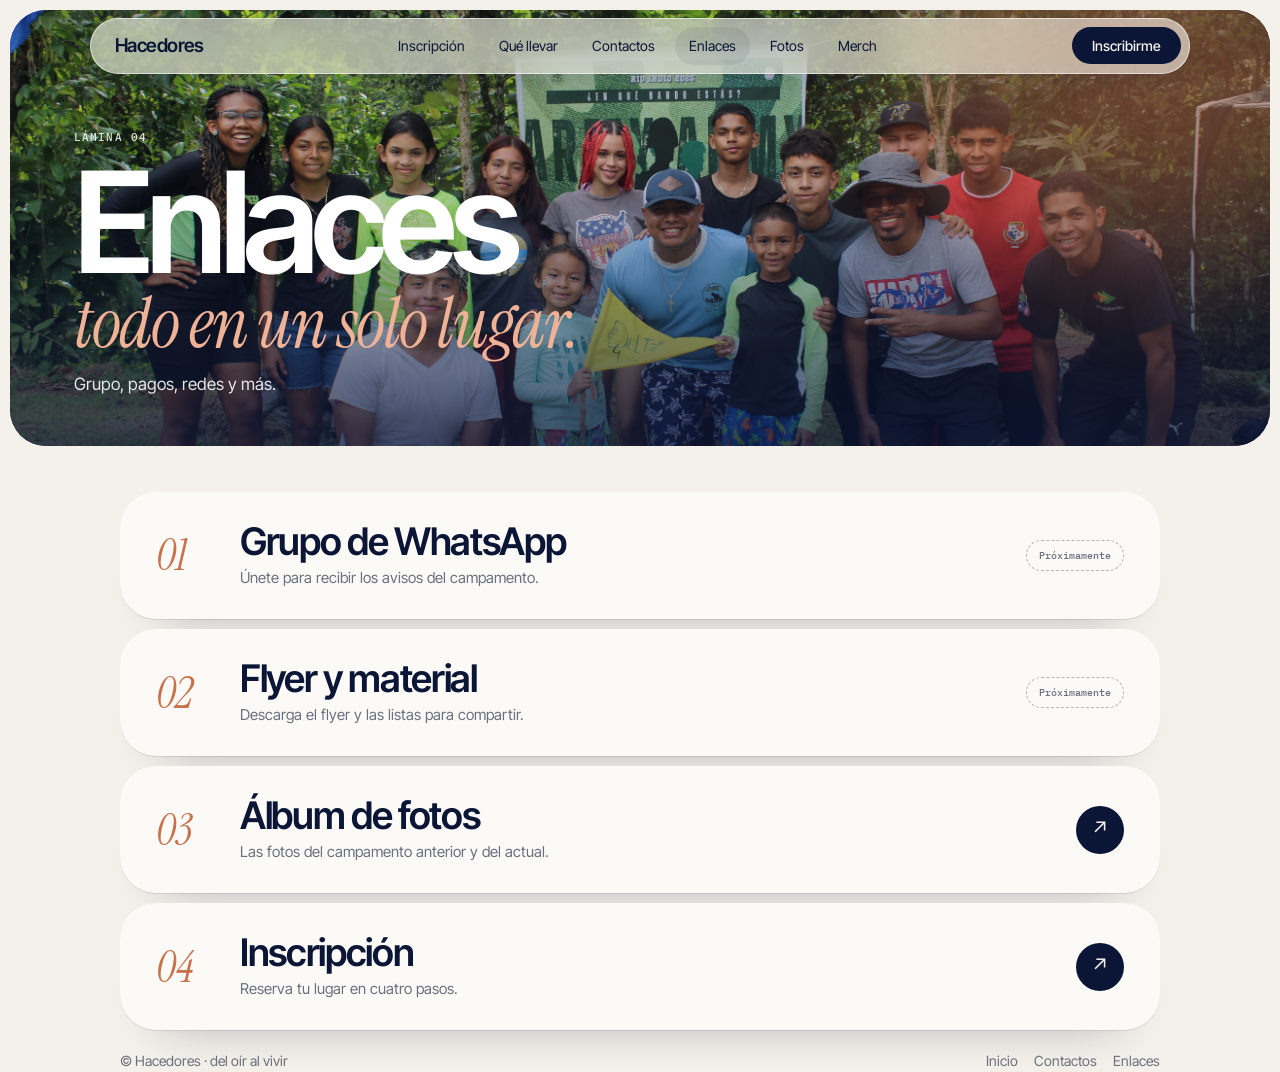
<file: public/enlaces.html>
<!DOCTYPE html>
<html lang="es">
<head>
<meta charset="utf-8">
<meta name="viewport" content="width=device-width, initial-scale=1, viewport-fit=cover">
<title>Enlaces · Hacedores</title>
<link rel="stylesheet" href="https://fonts.googleapis.com/css2?family=Inter+Tight:wght@400;500;600&family=Instrument+Serif:ital@0;1&family=IBM+Plex+Mono:wght@400;500&display=swap">
<style>
/* IMAGEN DEL BANNER (opcional): img/banner-enlaces.jpg */
:root { --banner-img: url("img/banner-enlaces.JPG"); }

/* ==========================================================
   1. BASE
   ========================================================== */
:root {
  --bone: #F4F1EA; --paper: #FBFAF7; --navy: #0B1535; --blue: #2347D6;
  --sand: #C8714A; --mut: #6b6f7e; --hair: rgba(11, 21, 53, .1);
  padding-top: env(safe-area-inset-top, 0px);
  padding-bottom: env(safe-area-inset-bottom, 0px);
}
* { box-sizing: border-box; }
[hidden] { display: none !important; }
html { scroll-behavior: smooth; }
body {
  margin: 0; background: var(--bone); color: var(--navy);
  font: 400 17px/1.55 "Inter Tight", system-ui, sans-serif; -webkit-font-smoothing: antialiased;
}
a { color: inherit; }
h1, h2, h3, p { margin: 0; }
em, .serif { font-family: "Instrument Serif", Georgia, serif; font-style: italic; font-weight: 400; letter-spacing: -.01em; }
.mono { font: 500 11px/1.4 "IBM Plex Mono", monospace; letter-spacing: .1em; text-transform: uppercase; }
.wrap { max-width: 1080px; margin: 0 auto; padding: 0 20px; }

/* ==========================================================
   2. BARRA (glass) Y BOTONES
   ========================================================== */
header {
  position: fixed; z-index: 30; top: calc(env(safe-area-inset-top, 0px) + 18px);
  left: 16px; right: 16px; max-width: 1100px; margin: 0 auto;
  display: flex; align-items: center; justify-content: space-between; gap: 12px;
  padding: 8px 8px 8px 24px; border-radius: 999px; background: rgba(244, 241, 234, .62);
  -webkit-backdrop-filter: blur(22px) saturate(1.6); backdrop-filter: blur(22px) saturate(1.6);
  border: 1px solid rgba(255, 255, 255, .6); box-shadow: 0 8px 30px -12px rgba(11, 21, 53, .25);
  transition: transform .5s cubic-bezier(.2, .7, .2, 1), opacity .3s;
}
header.hide { transform: translateY(calc(-100% - 40px)); opacity: 0; }
.brand { font-weight: 600; font-size: 19px; letter-spacing: -.03em; text-decoration: none; }
nav { display: flex; gap: 6px; }
nav a { font-size: 14px; text-decoration: none; padding: 8px 14px; border-radius: 999px; transition: background .25s; }
nav a:hover, nav a.on { background: rgba(11, 21, 53, .07); }
.burger { display: none; border: 0; background: rgba(11, 21, 53, .07); color: var(--navy); padding: 10px 18px; border-radius: 999px; cursor: pointer; }
.btn {
  display: inline-flex; align-items: center; justify-content: center; gap: 8px; padding: 12px 22px;
  border: 0; border-radius: 999px; background: var(--navy); color: var(--bone);
  font: 500 15px "Inter Tight", sans-serif; text-decoration: none; cursor: pointer; transition: transform .3s, box-shadow .3s;
}
.btn:hover { transform: translateY(-2px); box-shadow: 0 14px 28px -12px rgba(11, 21, 53, .5); }
.btn.ghost { background: rgba(11, 21, 53, .06); color: var(--navy); }
.btn.ghost:hover { box-shadow: none; background: rgba(11, 21, 53, .1); }
.btn.sm { padding: 10px 20px; font-size: 14px; }
.btn.light { background: var(--bone); color: var(--navy); }
@media (max-width: 860px) {
  .burger { display: block; } nav { display: none; } header > .btn { display: none; }
  .open nav { display: flex; flex-direction: column; position: absolute; top: calc(100% + 8px); left: 0; right: 0; padding: 14px; border-radius: 28px; background: rgba(251, 250, 247, .96); box-shadow: 0 20px 50px -20px rgba(11, 21, 53, .4); }
  .open nav a { font-size: 22px; padding: 12px 16px; }
}

/* ==========================================================
   3. BANNER
   ========================================================== */
.banner {
  position: relative; margin: 10px; min-height: clamp(300px, 44svh, 440px); border-radius: 36px; overflow: hidden; isolation: isolate; color: #fff;
  display: flex; flex-direction: column; justify-content: flex-end; padding: 120px clamp(24px, 5vw, 64px) clamp(28px, 4vw, 48px);
  background: linear-gradient(140deg, #2347D6, #0B1535);
}
.banner::before { content: ""; position: absolute; inset: 0; z-index: -3; background: var(--banner-img) center / cover; }
.banner::after { content: ""; position: absolute; inset: 0; z-index: -1; background: linear-gradient(to top, rgba(11, 21, 53, .75), rgba(11, 21, 53, .1) 70%); }
.banner .orb { position: absolute; z-index: -2; width: 36vw; height: 36vw; right: -8vw; top: -12vw; border-radius: 50%; filter: blur(80px); background: rgba(200, 113, 74, .5); }
.banner h1 { font-weight: 600; font-size: clamp(52px, 11vw, 150px); line-height: .9; letter-spacing: -.055em; }
.banner h1 em { display: block; color: #f0b296; font-size: .5em; letter-spacing: -.02em; margin-top: 6px; }
.banner p { max-width: 460px; margin-top: 16px; opacity: .88; }
main > .wrap { padding-top: 36px; padding-bottom: 20px; }

/* ==========================================================
   4. ENLACES
   ========================================================== */
.links { display: grid; gap: 10px; }
.lk { display: grid; grid-template-columns: auto 1fr auto; align-items: center; gap: clamp(14px, 3vw, 28px); padding: clamp(20px, 3vw, 30px) clamp(22px, 3.5vw, 36px); border-radius: 36px; background: var(--paper); text-decoration: none; box-shadow: 0 1px 0 var(--hair), 0 30px 50px -42px rgba(11, 21, 53, .4); transition: transform .4s cubic-bezier(.2, .7, .2, 1), background .3s, color .3s; }
.lk:hover { transform: translateY(-4px); background: var(--navy); color: var(--bone); }
.lk .n { font: italic 400 44px/1 "Instrument Serif", serif; color: var(--sand); min-width: 56px; }
.lk h2 { font-weight: 600; font-size: clamp(24px, 3.4vw, 38px); letter-spacing: -.035em; line-height: 1.05; }
.lk p { color: var(--mut); font-size: 15px; margin-top: 4px; transition: color .3s; }
.lk:hover p { color: rgba(244, 241, 234, .7); }
.lk .go { width: 48px; height: 48px; border-radius: 50%; display: grid; place-items: center; background: var(--navy); color: var(--bone); font-size: 20px; transition: transform .4s, background .3s; }
.lk:hover .go { background: var(--bone); color: var(--navy); transform: rotate(-45deg); }
.lk.soon { cursor: default; opacity: .62; }
.lk.soon:hover { transform: none; background: var(--paper); color: var(--navy); }
.lk.soon:hover p { color: var(--mut); }
.lk.soon .go { background: transparent; border: 1px dashed rgba(11, 21, 53, .3); color: var(--mut); font: 500 10px "IBM Plex Mono", monospace; width: auto; height: auto; padding: 8px 12px; border-radius: 999px; }
.lk.soon:hover .go { transform: none; background: transparent; color: var(--mut); }
@media (max-width: 560px) { .lk { grid-template-columns: 1fr auto; } .lk .n { display: none; } }

/* ==========================================================
   PIE Y ANIMACIÓN
   ========================================================== */
footer { display: flex; flex-wrap: wrap; justify-content: space-between; gap: 14px; padding: 36px 20px 44px; color: var(--mut); font-size: 14px; }
footer a { text-decoration: none; margin-left: 16px; }
.js .rv { opacity: 0; transform: translateY(26px); filter: blur(8px); transition: opacity .8s, transform .8s cubic-bezier(.2, .7, .2, 1), filter .8s; }
.js .rv.in { opacity: 1; transform: none; filter: none; }
@media (prefers-reduced-motion: reduce) {
  * { animation: none !important; transition: none !important; scroll-behavior: auto !important; }
  .js .rv { opacity: 1; transform: none; filter: none; }
}
</style>
</head>
<body>

<header id="hd">
  <a class="brand" href="index.html">Hacedores</a>
  <nav><a href="inscripcion.html">Inscripción</a><a href="llevar.html">Qué llevar</a><a href="contactos.html">Contactos</a><a href="enlaces.html" class="on">Enlaces</a><a href="fotos.html">Fotos</a><a href="merch.html">Merch</a></nav>
  <a class="btn sm" href="inscripcion.html">Inscribirme</a>
  <button class="burger mono" id="bg" aria-label="Menú">Menú</button>
</header>

<main>
<div class="banner">
  <div class="orb"></div>
  <span class="mono" style="opacity:.85;margin-bottom:14px">Lámina 04</span>
  <h1>Enlaces<em>todo en un solo lugar.</em></h1>
  <p>Grupo, pagos, redes y más.</p>
</div>

<div class="wrap">
  <div class="links" id="links"></div>
</div>
</main>

<footer class="wrap">
  <span>© Hacedores · del oír al vivir</span>
  <span><a href="index.html">Inicio</a><a href="contactos.html">Contactos</a><a href="enlaces.html">Enlaces</a></span>
</footer>

<script>
document.documentElement.classList.add("js");
const $=s=>document.querySelector(s),$$=s=>[...document.querySelectorAll(s)];
const hd=$("#hd");let ly=scrollY;
$("#bg").onclick=()=>{hd.classList.toggle("open");hd.classList.remove("hide")};
addEventListener("scroll",()=>{const y=scrollY;if(hd.classList.contains("open"))return;
 if(y>ly+6&&y>80)hd.classList.add("hide");else if(y<ly-6||y<40)hd.classList.remove("hide");ly=y},{passive:true});
const reveal=()=>{const io=new IntersectionObserver(es=>es.forEach(e=>{if(e.isIntersecting){e.target.classList.add("in");io.unobserve(e.target)}}),{threshold:.1});
 $$(".rv").forEach(e=>io.observe(e))};

/* ===== Enlaces: edita aquí. url "" o "#" = se muestra como "Próximamente" ===== */
const ENL=[
 {t:"Grupo de WhatsApp",d:"Únete para recibir los avisos del campamento.",url:"#"}, 
 {t:"Flyer y material",d:"Descarga el flyer y las listas para compartir.",url:"#"},
 {t:"Álbum de fotos",d:"Las fotos del campamento anterior y del actual.",url:"fotos.html"},
 {t:"Inscripción",d:"Reserva tu lugar en cuatro pasos.",url:"inscripcion.html"}
];
$("#links").innerHTML=ENL.map((l,i)=>{
 const ok=l.url&&l.url!=="#",ext=ok&&/^https?:/.test(l.url);
 return`<${ok?"a":"div"} class="lk rv${ok?"":" soon"}"${ok?` href="${l.url}"${ext?' target="_blank" rel="noopener"':""}`:""}>
  <span class="n">0${i+1}</span><div><h2>${l.t}</h2><p>${l.d}</p></div>
  <span class="go">${ok?"↗":"Próximamente"}</span></${ok?"a":"div"}>`}).join("");
reveal();
</script>
</body>
</html>
</file>
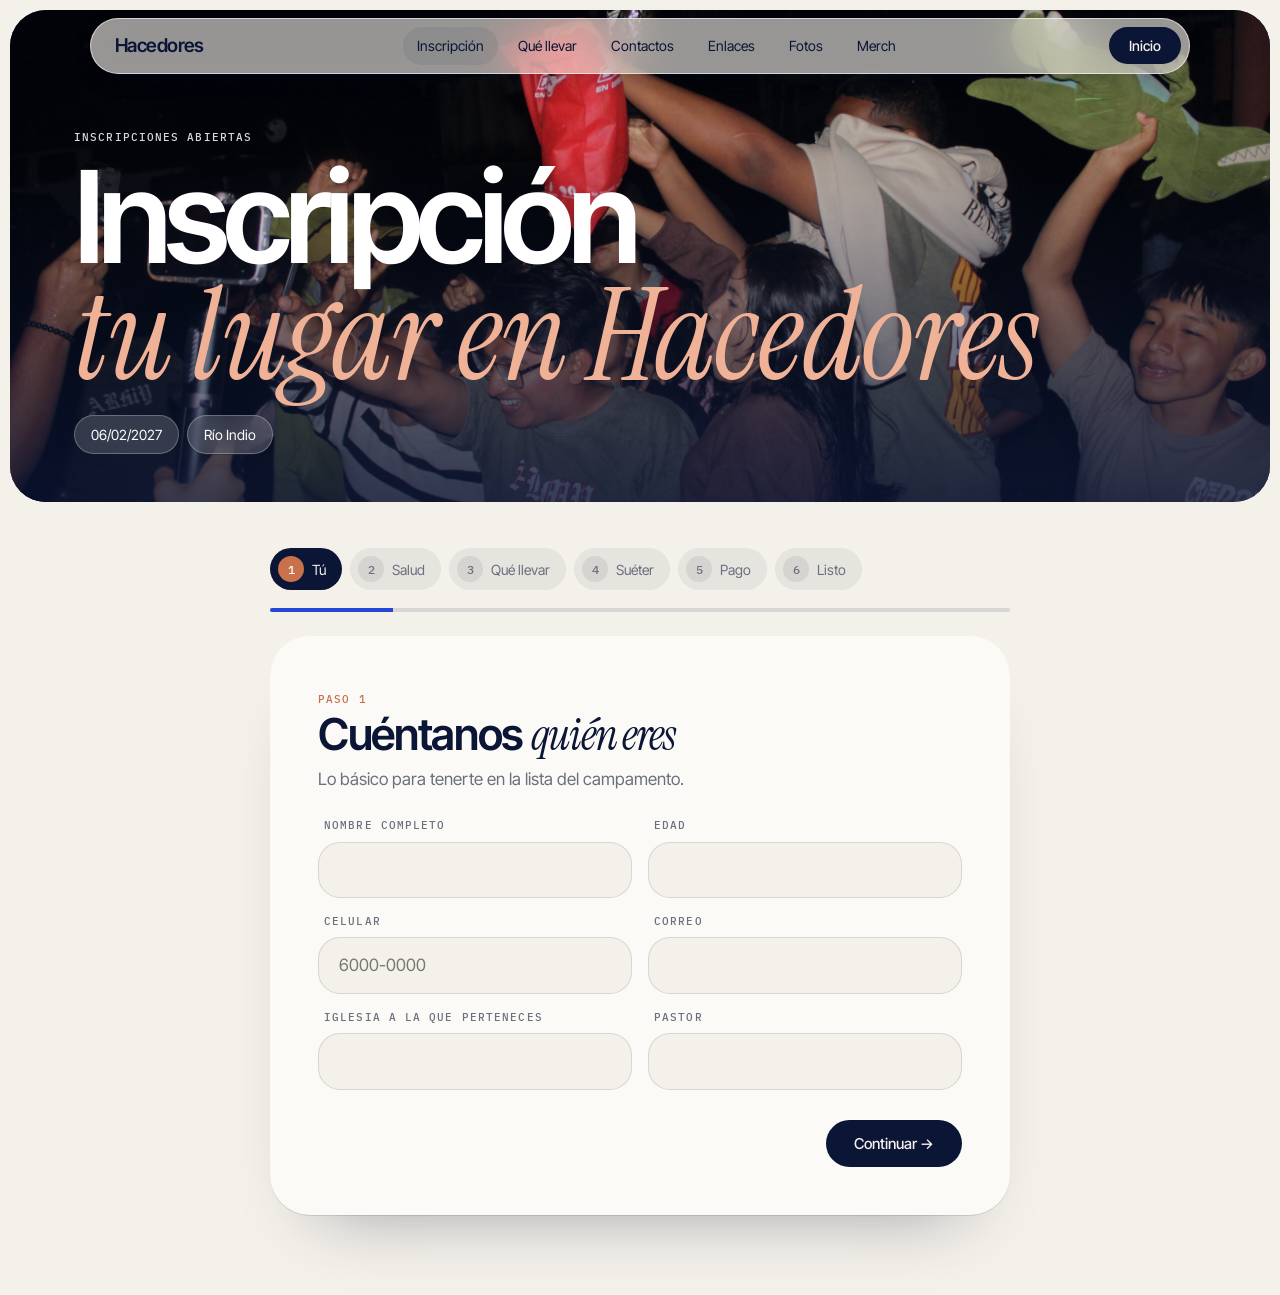
<file: public/inscripcion.html>
<!DOCTYPE html>
<html lang="es">
<head>
<meta charset="utf-8">
<meta name="viewport" content="width=device-width, initial-scale=1, viewport-fit=cover">
<title>Inscripción · Hacedores</title>
<link rel="stylesheet" href="https://fonts.googleapis.com/css2?family=Inter+Tight:wght@400;500;600&family=Instrument+Serif:ital@0;1&family=IBM+Plex+Mono:wght@400;500&display=swap">
<style>
/* ==========================================================
   0. IMAGEN DEL BANNER (ruta relativa a este archivo)
   ========================================================== */
:root { --banner-img: url("img/IMG_5249.JPG"); }

/* ==========================================================
   1. BASE
   ========================================================== */
:root {
  --bone: #F4F1EA; --paper: #FBFAF7; --navy: #0B1535; --blue: #2347D6;
  --sand: #C8714A; --mut: #6b6f7e; --hair: rgba(11, 21, 53, .12); --r: 30px;
  padding-top: env(safe-area-inset-top, 0px);
  padding-bottom: env(safe-area-inset-bottom, 0px);
}
* { box-sizing: border-box; }
[hidden] { display: none !important; }
html { scroll-behavior: smooth; }
body {
  margin: 0; background: var(--bone); color: var(--navy);
  font: 400 17px/1.55 "Inter Tight", system-ui, sans-serif;
  -webkit-font-smoothing: antialiased;
}
a { color: inherit; }
h1, h2, h3, p { margin: 0; }
h2 { font-weight: 600; font-size: clamp(28px, 4.4vw, 44px); line-height: 1.05; letter-spacing: -.03em; }
em, .serif { font-family: "Instrument Serif", Georgia, serif; font-style: italic; font-weight: 400; }
.mono { font: 500 11px/1.4 "IBM Plex Mono", monospace; letter-spacing: .1em; text-transform: uppercase; }
.wrap { max-width: 1120px; margin: 0 auto; padding: 0 20px; }

/* ==========================================================
   2. BARRA (glass) Y BOTONES
   ========================================================== */
header {
  position: fixed; z-index: 30; top: calc(env(safe-area-inset-top, 0px) + 18px);
  left: 16px; right: 16px; max-width: 1100px; margin: 0 auto;
  display: flex; align-items: center; justify-content: space-between; gap: 12px;
  padding: 8px 8px 8px 24px; border-radius: 999px;
  background: rgba(244, 241, 234, .62);
  -webkit-backdrop-filter: blur(22px) saturate(1.6); backdrop-filter: blur(22px) saturate(1.6);
  border: 1px solid rgba(255, 255, 255, .6);
  box-shadow: 0 8px 30px -12px rgba(11, 21, 53, .25);
  transition: transform .5s cubic-bezier(.2, .7, .2, 1), opacity .3s;
}
header.hide { transform: translateY(calc(-100% - 40px)); opacity: 0; }
.brand { font-weight: 600; font-size: 19px; letter-spacing: -.03em; text-decoration: none; }
nav { display: flex; gap: 6px; }
nav a { font-size: 14px; text-decoration: none; padding: 8px 14px; border-radius: 999px; transition: background .25s; }
nav a:hover, nav a.on { background: rgba(11, 21, 53, .07); }
.burger { display: none; border: 0; background: rgba(11, 21, 53, .07); color: var(--navy); padding: 10px 18px; border-radius: 999px; cursor: pointer; }
.btn {
  display: inline-flex; align-items: center; justify-content: center; gap: 8px;
  padding: 14px 28px; border: 0; border-radius: 999px;
  background: var(--navy); color: var(--bone);
  font: 500 15px "Inter Tight", sans-serif; text-decoration: none; cursor: pointer;
  transition: transform .3s, box-shadow .3s, opacity .3s;
}
.btn:hover { transform: translateY(-2px); box-shadow: 0 14px 28px -12px rgba(11, 21, 53, .5); }
.btn.ghost { background: rgba(11, 21, 53, .06); color: var(--navy); }
.btn.sm { padding: 10px 20px; font-size: 14px; }
@media (max-width: 860px) {
  .burger { display: block; } nav { display: none; } header > .btn { display: none; }
  .open nav {
    display: flex; flex-direction: column; position: absolute; top: calc(100% + 8px); left: 0; right: 0;
    padding: 14px; border-radius: 28px; background: rgba(251, 250, 247, .96);
    box-shadow: 0 20px 50px -20px rgba(11, 21, 53, .4);
  }
  .open nav a { font-size: 22px; padding: 12px 16px; }
}

/* ==========================================================
   3. BANNER
   ========================================================== */
.banner {
  position: relative; margin: 10px; min-height: clamp(340px, 52svh, 520px);
  border-radius: 36px; overflow: hidden; isolation: isolate; color: #fff;
  display: flex; flex-direction: column; justify-content: flex-end;
  padding: 120px clamp(24px, 5vw, 64px) clamp(28px, 4vw, 48px);
  background: linear-gradient(140deg, #2347D6, #0B1535);
}
.banner::before {              /* tu imagen */
  content: ""; position: absolute; inset: 0; z-index: -2;
  background: var(--banner-img) center / cover;
}
.banner::after {               /* degradado para leer el texto */
  content: ""; position: absolute; inset: 0; z-index: -1;
  background: linear-gradient(to top, rgba(11, 21, 53, .8), rgba(11, 21, 53, .15) 70%);
}
.banner h1 { font-weight: 600; font-size: clamp(48px, 10vw, 128px); line-height: .9; letter-spacing: -.05em; }
.banner h1 em { color: #f0b296; letter-spacing: -.01em; }
.chips { display: flex; flex-wrap: wrap; gap: 8px; margin-top: 22px; }
.chips span {
  padding: 8px 16px; border-radius: 999px; font-size: 14px;
  background: rgba(255, 255, 255, .16); border: 1px solid rgba(255, 255, 255, .25);
  -webkit-backdrop-filter: blur(14px); backdrop-filter: blur(14px);
}

/* ==========================================================
   4. PASOS
   ========================================================== */
.narrow { max-width: 780px; padding-top: 36px; padding-bottom: 80px; }
.steps { display: flex; gap: 8px; overflow-x: auto; padding-bottom: 14px; scrollbar-width: none; }
.steps::-webkit-scrollbar { display: none; }
.pillstep {
  flex: none; display: flex; align-items: center; gap: 8px; padding: 8px 16px 8px 8px;
  border-radius: 999px; background: rgba(11, 21, 53, .06); color: var(--mut);
  font-size: 14px; transition: background .3s, color .3s;
}
.pillstep i {
  width: 26px; height: 26px; border-radius: 50%; display: grid; place-items: center;
  background: rgba(11, 21, 53, .08); font: 500 12px "IBM Plex Mono", monospace; font-style: normal;
}
.pillstep.on { background: var(--navy); color: var(--bone); }
.pillstep.on i { background: var(--sand); color: #fff; }
.pillstep.done i { background: var(--blue); color: #fff; }
.bar { height: 4px; border-radius: 4px; background: var(--hair); margin: 4px 0 24px; overflow: hidden; }
.bar b { display: block; height: 100%; width: 0; background: var(--blue); transition: width .5s cubic-bezier(.2, .7, .2, 1); }

/* ==========================================================
   5. FORMULARIO
   ========================================================== */
.panel {
  padding: clamp(24px, 5vw, 48px); border-radius: 40px; background: var(--paper);
  box-shadow: 0 1px 0 var(--hair), 0 40px 70px -50px rgba(11, 21, 53, .45);
}
.st { animation: in .5s cubic-bezier(.2, .7, .2, 1); }
@keyframes in { from { opacity: 0; transform: translateY(14px); filter: blur(6px); } }
.st > .lead { color: var(--mut); margin: 8px 0 26px; max-width: 520px; }
.g { display: grid; grid-template-columns: repeat(auto-fit, minmax(230px, 1fr)); gap: 16px; margin-bottom: 16px; }
.f { display: block; }
.f > .mono { display: block; margin: 0 0 8px 6px; color: var(--mut); }
input, select, textarea {
  width: 100%; padding: 14px 20px; border: 1px solid var(--hair); border-radius: 22px;
  background: var(--bone); color: inherit; font: inherit; transition: border-color .25s, background .25s;
}
textarea { resize: vertical; min-height: 92px; border-radius: 24px; }
input:focus, select:focus, textarea:focus { outline: 2px solid var(--blue); outline-offset: 1px; background: #fff; }
.note {
  margin-top: 8px; padding: 14px 20px; border-radius: 20px; font-size: 14px;
  background: rgba(35, 71, 214, .07); color: #26397f;
}
.errbox { margin-top: 18px; padding: 14px 20px; border-radius: 20px; background: rgba(200, 60, 60, .1); color: #8a2a2a; font-size: 15px; }
.nav2 { display: flex; justify-content: space-between; gap: 12px; margin-top: 30px; }

/* chips y segmentado */
.opts { display: flex; flex-wrap: wrap; gap: 8px; }
.opt input { position: absolute; opacity: 0; width: 0; }
.opt span {
  display: block; padding: 11px 20px; border-radius: 999px; cursor: pointer;
  background: var(--bone); border: 1px solid var(--hair); font-size: 15px; transition: .25s;
}
.opt input:checked + span { background: var(--navy); color: var(--bone); border-color: var(--navy); }
.opt input:focus-visible + span { outline: 2px solid var(--blue); outline-offset: 2px; }

/* qué llevar */
.grp { margin-bottom: 14px; padding: 20px 22px; border-radius: 28px; background: var(--bone); }
.grp h3 { font: 500 12px "IBM Plex Mono", monospace; letter-spacing: .1em; text-transform: uppercase; color: var(--sand); margin-bottom: 6px; }
.grp label { display: flex; gap: 12px; padding: 9px 0; cursor: pointer; align-items: flex-start; }
.grp input { width: 22px; height: 22px; flex: none; margin-top: 2px; padding: 0; accent-color: var(--blue); }
.grp input:checked + span { color: var(--mut); text-decoration: line-through; }
.heart {
  margin-top: 6px; padding: 28px; border-radius: 28px; text-align: center;
  background: var(--navy); color: var(--bone);
}
.heart p { font-size: clamp(22px, 3.4vw, 32px); line-height: 1.15; color: #f0b296; }
.count { margin: 0 0 14px 6px; color: var(--mut); }

/* camiseta */
.shirt { margin-top: 18px; display: grid; gap: 16px; }

/* pago */
.drop {
  display: flex; flex-direction: column; align-items: center; justify-content: center; gap: 6px;
  min-height: 120px; padding: 18px; border: 1.5px dashed rgba(11, 21, 53, .25); border-radius: 26px;
  background: var(--bone); text-align: center; cursor: pointer; transition: .25s; color: var(--mut);
}
.drop:hover, .drop.over { border-color: var(--blue); background: rgba(35, 71, 214, .06); }
.drop input { display: none; }
.drop b { color: var(--navy); font-weight: 500; }
.drop img { max-height: 90px; border-radius: 14px; }
.abono { margin-bottom: 14px; padding: 20px; border-radius: 28px; background: rgba(11, 21, 53, .03); border: 1px solid var(--hair); }
.abono .top { display: flex; justify-content: space-between; align-items: center; margin-bottom: 12px; }
.x { border: 0; background: rgba(11, 21, 53, .08); width: 32px; height: 32px; border-radius: 50%; font-size: 18px; cursor: pointer; color: var(--navy); }
.total { display: flex; justify-content: space-between; align-items: baseline; gap: 12px; margin: 6px 0 8px; }
.total b { font-weight: 600; font-size: 28px; letter-spacing: -.03em; }

/* resumen y éxito */
.sum { border-radius: 26px; background: var(--bone); padding: 6px 22px; margin-bottom: 18px; }
.sum div { display: flex; justify-content: space-between; gap: 16px; padding: 12px 0; border-bottom: 1px solid var(--hair); }
.sum div:last-child { border: 0; }
.sum span:first-child { color: var(--mut); }
.sum span:last-child { text-align: right; overflow-wrap: anywhere; }
.ok { text-align: center; padding: clamp(20px, 5vw, 48px) 0; }
.ok .num { font-weight: 600; font-size: clamp(56px, 12vw, 110px); letter-spacing: -.05em; color: var(--blue); line-height: 1; margin: 14px 0; }
.ok p { color: var(--mut); max-width: 460px; margin: 0 auto 26px; }
.agree { display: flex; gap: 12px; align-items: flex-start; font-size: 15px; cursor: pointer; }
.agree input { width: 22px; height: 22px; flex: none; padding: 0; accent-color: var(--blue); }

@media (max-width: 760px) { .panel { border-radius: 32px; } }
@media (prefers-reduced-motion: reduce) { * { animation: none !important; transition: none !important; } }
</style>
</head>
<body>

<header id="hd">
  <a class="brand" href="index.html">Hacedores</a>
  <nav id="nav">
    <a href="inscripcion.html" class="on">Inscripción</a><a href="llevar.html">Qué llevar</a><a href="contactos.html">Contactos</a><a href="enlaces.html">Enlaces</a><a href="fotos.html">Fotos</a><a href="merch.html">Merch</a>
  </nav>
  <a class="btn sm" href="index.html">Inicio</a>
  <button class="burger mono" id="bg" aria-label="Menú">Menú</button>
</header>

<main>
<!-- BANNER: pon tu imagen en img/inscripcion.jpg -->
<div class="banner">
  <span class="mono" style="opacity:.85;margin-bottom:14px">Inscripciones abiertas</span>
  <h1>Inscripción<br><em>tu lugar en Hacedores</em></h1>
  <div class="chips"><span data-cfg="fechaTxt">—</span><span data-cfg="lugar">—</span></div>
</div>

<div class="wrap narrow">
  <div class="steps" id="steps"></div>
  <div class="bar"><b id="bar"></b></div>

  <form class="panel" id="f" novalidate autocomplete="on">

    <!-- 1 · INFORMACIÓN PERSONAL -->
    <div class="st">
      <span class="mono" style="color:var(--sand)">Paso 1</span>
      <h2>Cuéntanos <em class="serif">quién eres</em></h2>
      <p class="lead">Lo básico para tenerte en la lista del campamento.</p>
      <div class="g">
        <label class="f"><span class="mono">Nombre completo</span><input name="nombre" id="nombre" autocomplete="name" required></label>
        <label class="f"><span class="mono">Edad</span><input name="edad" type="number" inputmode="numeric" min="5" max="99" required></label>
      </div>
      <div class="g">
        <label class="f"><span class="mono">Celular</span><input name="celular" type="tel" autocomplete="tel" placeholder="6000-0000" required></label>
        <label class="f"><span class="mono">Correo</span><input name="correo" type="email" autocomplete="email" required></label>
      </div>
      <div class="g">
        <label class="f"><span class="mono">Iglesia a la que perteneces</span><input name="iglesia" required></label>
        <label class="f"><span class="mono">Pastor</span><input name="pastor" required></label>
      </div>
    </div>

    <!-- 2 · SALUD Y EMERGENCIA -->
    <div class="st" hidden>
      <span class="mono" style="color:var(--sand)">Paso 2</span>
      <h2>Tu salud, <em class="serif">tu seguridad</em></h2>
      <p class="lead">Si algo no aplica, escribe “Ninguno”. Esta información la ve solo el equipo organizador.</p>
      <div class="g">
        <label class="f"><span class="mono">En caso de emergencia llamar a</span><input name="emNombre" placeholder="Nombre y parentesco" required></label>
        <label class="f"><span class="mono">Teléfono de emergencia</span><input name="emTel" type="tel" required></label>
      </div>
      <div class="g">
        <label class="f"><span class="mono">Alérgico a</span><input name="alergia" placeholder="Ninguno"></label>
        <label class="f"><span class="mono">Restricción alimentaria</span><input name="dieta" placeholder="Ninguna"></label>
      </div>
      <label class="f" style="margin-bottom:16px"><span class="mono">¿Sufres de alguna enfermedad que deberíamos saber?</span><textarea name="enfermedad" placeholder="Ninguna"></textarea></label>
      <label class="f"><span class="mono">¿Tomas algún medicamento bajo prescripción?</span><textarea name="medicina" placeholder="Ninguno. Si tomas alguno, indica cuál y cada cuánto."></textarea></label>
    </div>

    <!-- 3 · LO QUE DEBES LLEVAR -->
    <div class="st" hidden>
      <span class="mono" style="color:var(--sand)">Paso 3</span>
      <h2>Lo que <em class="serif">debes llevar</em></h2>
      <p class="lead">Marca lo que ya tienes listo. Es solo para ti, no es obligatorio.</p>
      <div class="count mono" id="cnt">0 / 0 listo</div>
      <div id="lista"></div>
      <div class="grp" style="margin-top:14px">Un estómago dispuesto a comer 😛</div>
      <div class="heart"><p class="serif">“Un corazón dispuesto a recibir lo que Dios tiene preparado para ti”.</p></div>
    </div>

    <!-- 4 · CAMISETA -->
    <div class="st" hidden>
      <span class="mono" style="color:var(--sand)">Paso 4</span>
      <h2>Tu <em class="serif">suéter</em> del campamento</h2>
      <p class="lead">Necesitamos la talla exacta para llevar el registro.</p>
      <div class="opts">
        <label class="opt"><input type="radio" name="quiereShirt" value="si" checked><span>Quiero mi suéter</span></label>
        <label class="opt"><input type="radio" name="quiereShirt" value="no"><span>Ahora no</span></label>
      </div>
      <div class="shirt" id="shirt">
        <div><span class="mono" style="display:block;margin:0 0 8px 6px;color:var(--mut)">Talla</span>
          <div class="opts">
            <label class="opt"><input type="radio" name="talla" value="XS"><span>XS</span></label>
            <label class="opt"><input type="radio" name="talla" value="S"><span>S</span></label>
            <label class="opt"><input type="radio" name="talla" value="M"><span>M</span></label>
            <label class="opt"><input type="radio" name="talla" value="L"><span>L</span></label>
            <label class="opt"><input type="radio" name="talla" value="XL"><span>XL</span></label>
            <label class="opt"><input type="radio" name="talla" value="XXL"><span>XXL</span></label>
          </div>
        </div>
        <div class="note">El costo del suéter y de otros artículos se confirma aparte. También puedes pedirlos después en <a href="merch.html">Merch</a>.</div>
      </div>
    </div>

    <!-- 5 · PAGO Y ABONOS -->
    <div class="st" hidden>
      <span class="mono" style="color:var(--sand)">Paso 5</span>
      <h2>Tu pago <em class="serif">y abonos</em></h2>
      <p class="lead">Adjunta el comprobante de cada abono que hagas. Puedes agregar varios.</p>
      <div class="total"><span class="mono" style="color:var(--mut)">Abonado</span><b id="tot">US$ 0.00</b></div>
      <div class="bar" style="margin:0 0 22px"><b id="pbar"></b></div>
      <div id="abonos"></div>
      <button type="button" class="btn ghost sm" id="addAb">+ Agregar abono</button>
      <div class="note" style="margin-top:18px">Si todavía no has pagado, puedes continuar y enviar los comprobantes después.</div>
    </div>

    <input name="web" tabindex="-1" autocomplete="off" style="position:absolute;left:-9999px" aria-hidden="true">

    <!-- 6 · CONFIRMAR -->
    <div class="st" hidden>
      <span class="mono" style="color:var(--sand)">Paso 6</span>
      <h2>Todo <em class="serif">listo</em></h2>
      <p class="lead">Revisa tus datos antes de enviar.</p>
      <div class="sum" id="sum"></div>
      <label class="agree"><input type="checkbox" id="agree" required><span>Confirmo que los datos son correctos y que cuento con la autorización de mi padre, madre o tutor si soy menor de edad.</span></label>
    </div>

    <div class="errbox" id="err" role="alert" hidden></div>

    <div class="nav2" id="nav2">
      <button type="button" class="btn ghost" id="prev">← Atrás</button>
      <button type="button" class="btn" id="next">Continuar →</button>
    </div>
  </form>

  <!-- ÉXITO -->
  <div class="panel ok" id="ok" hidden>
    <span class="mono" style="color:var(--sand)">Inscripción recibida</span>
    <div class="num" id="num">H-0000</div>
    <p>Guarda tu número de hacedor. Te escribiremos por WhatsApp con los siguientes pasos.</p>
    <a class="btn" href="index.html">Volver al inicio</a>
  </div>
</div>
</main>

<script>
const $=s=>document.querySelector(s),$$=s=>[...document.querySelectorAll(s)];

/* ===== Datos del campamento: edita aquí ===== */
const CFG={fechaTxt:"06/02/2027",lugar:"Río Indio",costoNum:50};
const ENDPOINT="/api/gas";
$$("[data-cfg]").forEach(e=>e.textContent=CFG[e.dataset.cfg]);

/* ===== Barra ===== */
const hd=$("#hd");let ly=scrollY;
$("#bg").onclick=()=>{hd.classList.toggle("open");hd.classList.remove("hide")};
addEventListener("scroll",()=>{const y=scrollY;if(hd.classList.contains("open"))return;
 if(y>ly+6&&y>80)hd.classList.add("hide");else if(y<ly-6||y<40)hd.classList.remove("hide");ly=y},{passive:true});

/* ===== Mensajes dentro de la página (en lugar de alertas) ===== */
const msg=t=>{const b=$("#err");if(!t){b.hidden=true;b.textContent="";return}
 b.textContent=t;b.hidden=false;b.scrollIntoView({block:"center",behavior:"smooth"})};

/* ===== Pasos ===== */
const NAMES=["Tú","Salud","Qué llevar","Suéter","Pago","Listo"];
const f=$("#f"),S=$$("#f > .st");let st=0;
$("#steps").innerHTML=NAMES.map((n,i)=>`<div class="pillstep"><i>${i+1}</i>${n}</div>`).join("");
function go(n,primera){
 st=n;msg("");S.forEach((e,i)=>e.hidden=i!==n);
 $$(".pillstep").forEach((p,i)=>{p.classList.toggle("on",i===n);p.classList.toggle("done",i<n)});
 $(".pillstep.on").scrollIntoView({inline:"center",block:"nearest",behavior:"smooth"});
 $("#bar").style.width=((n+1)/S.length*100)+"%";
 $("#prev").style.visibility=n?"visible":"hidden";
 $("#next").textContent=n===S.length-1?"Enviar inscripción":"Continuar →";
 if(n===S.length-1)summary();
 if(!primera)$("#steps").scrollIntoView({behavior:"smooth",block:"start"});
}
$("#prev").onclick=()=>go(st-1);

/* Reglas por paso (las mismas que aplica el servidor) */
const dig=t=>t.replace(/\D/g,"");
function validar(p){
 if(p===0){
  if(!/^\d{1,2}$/.test(f.edad.value.trim())||Number(f.edad.value)<5)return "La edad debe ser un número entero entre 5 y 99.";
  const c=f.celular.value.trim(),d=dig(c);
  if(!/^[0-9+\s()-]+$/.test(c)||!(d.length===8||(d.length===11&&d.startsWith("507"))))return "El celular debe tener 8 dígitos (o incluir el prefijo 507).";
 }
 if(p===1){
  const t=f.emTel.value.trim(),d=dig(t);
  if(!/^[0-9+\s()-]+$/.test(t)||d.length<7||d.length>15)return "El teléfono de emergencia no es válido.";
 }
 if(p===3&&f.quiereShirt.value==="si"&&!f.talla.value)return "Elige tu talla.";
 if(p===4){
  let suma=0;
  for(const a of $$("#abonos .abono")){
   const v=a.querySelector(".m").value.trim(),fi=a.querySelector("input[type=file]").files[0];
   if(!v&&!fi)continue;
   if(!/^\d+(\.\d{1,2})?$/.test(v)||Number(v)<=0)return "Cada abono debe tener un monto mayor que cero, con máximo dos decimales.";
   suma+=Number(v);
   if(fi){
    if(!["image/jpeg","image/png","application/pdf"].includes(fi.type))return "Los comprobantes deben ser JPG, PNG o PDF.";
    if(fi.type==="application/pdf"&&fi.size>2*1024*1024)return "Cada PDF debe pesar máximo 2 MB.";
   }
  }
  if(suma>CFG.costoNum+.001)return `Los abonos no pueden superar US$ ${CFG.costoNum}.00.`;
 }
 return "";
}
$("#next").onclick=()=>{
 msg("");
 const campos=[...S[st].querySelectorAll("input,select,textarea")].filter(i=>i.offsetParent!==null);
 if(!campos.every(i=>i.reportValidity()))return;
 const m=validar(st);if(m){msg(m);return}
 st<S.length-1?go(st+1):enviar();
};

/* ===== Paso 3: lista ===== */
const L={"Para dormir":["Carpa","Colchón inflable (bolsa de dormir, etc.)","Sábana y almohada","Tolda (o algo para tapar la carpa si llueve)","Linterna"],
"Higiene y comida":["Artículos de higiene personal","Repelente de insectos","Plato (incluye un bowl para sopa), vaso y cubiertos","Bloqueador solar","Snacks"],
"Ropa":["Ropa cómoda","Ropa para ensuciar (con lodo)","Vestido de baño decente","Abrigo","Zapatillas y chancletas"],
"Para el corazón":["Biblia, libreta y bolígrafo"]};
let n=0;$("#lista").innerHTML=Object.entries(L).map(([g,a])=>`<div class="grp"><h3>${g}</h3>${a.map(t=>{n++;return`<label><input type="checkbox"><span>${t}</span></label>`}).join("")}</div>`).join("");
const upd=()=>$("#cnt").textContent=`${$$("#lista input:checked").length} / ${n} listo`;
$("#lista").onchange=upd;upd();

/* ===== Paso 4: suéter ===== */
$$("[name=quiereShirt]").forEach(r=>r.onchange=()=>{$("#shirt").hidden=f.quiereShirt.value!=="si"});

/* ===== Paso 5: abonos con comprobante ===== */
let ab=0;
function addAbono(){
 const id=++ab,d=document.createElement("div");d.className="abono";
 d.innerHTML=`<div class="top"><span class="mono" style="color:var(--mut)">Abono ${id}</span>${id>1?'<button type="button" class="x" aria-label="Quitar">×</button>':""}</div>
 <div class="g"><label class="f"><span class="mono">Monto (US$)</span><input class="m" name="abMonto${id}" type="number" min="0" step="0.01" inputmode="decimal"></label>
 <label class="f"><span class="mono">Método</span><select name="abMetodo${id}"><option>Yappy</option><option>Transferencia / ACH</option><option>Efectivo</option></select></label></div>
 <label class="drop"><input type="file" name="abFile${id}" accept="image/jpeg,image/png,application/pdf"><span>📎</span><span><b>Adjuntar comprobante</b></span><span class="mono">JPG, PNG o PDF</span></label>`;
 const fi=d.querySelector("input[type=file]"),dr=d.querySelector(".drop");
 fi.onchange=()=>{const x=fi.files[0];if(!x)return;
  dr.innerHTML="";dr.append(fi);
  if(x.type.startsWith("image/")){const im=document.createElement("img");im.src=URL.createObjectURL(x);dr.append(im)}
  const s=document.createElement("span");s.innerHTML="<b></b>";s.firstChild.textContent=x.name;dr.append(s)};
 ["dragover","dragenter"].forEach(e=>dr.addEventListener(e,ev=>{ev.preventDefault();dr.classList.add("over")}));
 ["dragleave","drop"].forEach(e=>dr.addEventListener(e,()=>dr.classList.remove("over")));
 d.querySelector(".m").oninput=total;
 d.querySelector(".x")?.addEventListener("click",()=>{d.remove();total()});
 $("#abonos").append(d);
}
function total(){
 const t=$$("#abonos .m").reduce((a,i)=>a+(parseFloat(i.value)||0),0);
 $("#tot").textContent="US$ "+t.toFixed(2);
 $("#pbar").style.width=Math.min(100,t/CFG.costoNum*100)+"%";
}
$("#addAb").onclick=addAbono;addAbono();

/* ===== Paso 6: resumen ===== */
function summary(){
 const v=k=>((f[k]&&f[k].value)||"").trim()||"—",ab=$("#tot").textContent;
 const shirt=f.quiereShirt.value==="si"?`Talla ${f.talla.value||"sin elegir"}`:"No por ahora";
 const rows=[["Nombre",v("nombre")],["Edad",v("edad")],["Celular",v("celular")],["Correo",v("correo")],["Iglesia",v("iglesia")],["Pastor",v("pastor")],["Emergencia",v("emNombre")+" · "+v("emTel")],["Salud","Información completada"],["Suéter",shirt],["Abonado",ab]];
 $("#sum").innerHTML=rows.map(()=>"<div><span></span><span></span></div>").join("");
 $$("#sum div").forEach((d,i)=>{d.children[0].textContent=rows[i][0];d.children[1].textContent=rows[i][1]});
}

/* ===== Comprobante → base64 (las fotos se reducen y quedan en JPEG) ===== */
function aBase64(file){
 return new Promise((ok,no)=>{
  if(!file)return ok(null);
  if(file.type==="application/pdf"){
   if(file.size>2*1024*1024)return no(new Error("Cada PDF debe pesar máximo 2 MB."));
   const r=new FileReader();
   r.onload=()=>ok({name:file.name,type:file.type,data:String(r.result).split(",")[1]});
   r.onerror=()=>no(new Error("No se pudo leer el PDF."));
   return r.readAsDataURL(file);
  }
  const url=URL.createObjectURL(file),img=new Image();
  img.onload=()=>{
   URL.revokeObjectURL(url);
   let lado=1600,q=.8,data="";
   for(let i=0;i<4;i++){
    const k=Math.min(1,lado/Math.max(img.width,img.height)),c=document.createElement("canvas");
    c.width=Math.round(img.width*k);c.height=Math.round(img.height*k);
    const x=c.getContext("2d");x.fillStyle="#fff";x.fillRect(0,0,c.width,c.height);x.drawImage(img,0,0,c.width,c.height);
    data=c.toDataURL("image/jpeg",q).split(",")[1];
    if(data.length*.75<1.8*1024*1024)break;
    lado*=.75;q-=.1;
   }
   if(data.length*.75>=2*1024*1024)return no(new Error("La imagen es demasiado pesada. Usa una más liviana."));
   ok({name:file.name.replace(/\.\w+$/,"")+".jpg",type:"image/jpeg",data});
  };
  img.onerror=()=>{URL.revokeObjectURL(url);no(new Error("No se pudo abrir la imagen. Prueba con otra foto o con un PDF."))};
  img.src=url;
 });
}

/* ===== Envío ===== */
let enviando=false;
async function enviar(){
 if(enviando)return;
 msg("");
 if(!$("#agree").checked){$("#agree").reportValidity();return}
 const btn=$("#next"),txt=btn.textContent;
 enviando=true;btn.disabled=true;btn.textContent="Enviando…";
 try{
  const campos=["nombre","edad","celular","correo","iglesia","pastor","emNombre","emTel","alergia","dieta","enfermedad","medicina","web"];
  const d={action:"inscripcion"};
  campos.forEach(k=>d[k]=(f[k]?f[k].value:"").trim());
  d.quiereShirt=f.quiereShirt.value;
  d.talla=d.quiereShirt==="si"?f.talla.value:"";
  d.abonos=[];
  for(const a of $$("#abonos .abono")){
   const fi=a.querySelector("input[type=file]").files[0],v=a.querySelector(".m").value.trim();
   if(!v&&!fi)continue;
   d.abonos.push({monto:Number(v),metodo:a.querySelector("select").value,archivo:await aBase64(fi)});
  }
  const ctrl=new AbortController(),t=setTimeout(()=>ctrl.abort(),90000);
  let r;
  try{r=await fetch(ENDPOINT,{method:"POST",body:JSON.stringify(d),signal:ctrl.signal})}
  finally{clearTimeout(t)}
  const j=await r.json().catch(()=>null);
  if(!j)throw new Error("El servidor respondió algo inesperado. Intenta de nuevo en un momento.");
  if(!j.ok||!j.numero)throw new Error(j.message||"No se pudo registrar la inscripción.");
  $("#num").textContent=j.numero;
  f.hidden=true;$("#steps").hidden=true;$(".bar").hidden=true;$("#ok").hidden=false;
  scrollTo({top:0,behavior:"smooth"});
 }catch(e){
  console.error("Inscripción:",e);
  msg(e.name==="AbortError"?"La conexión tardó demasiado. Revisa tu internet e intenta de nuevo."
   :e instanceof TypeError?"No hay conexión con el servidor. Revisa tu internet e intenta de nuevo."
   :(e.message||"No pudimos enviar tu inscripción."));
  btn.disabled=false;btn.textContent=txt;
 }finally{enviando=false}
}
go(0,true);
</script>
</body>
</html>
</file>
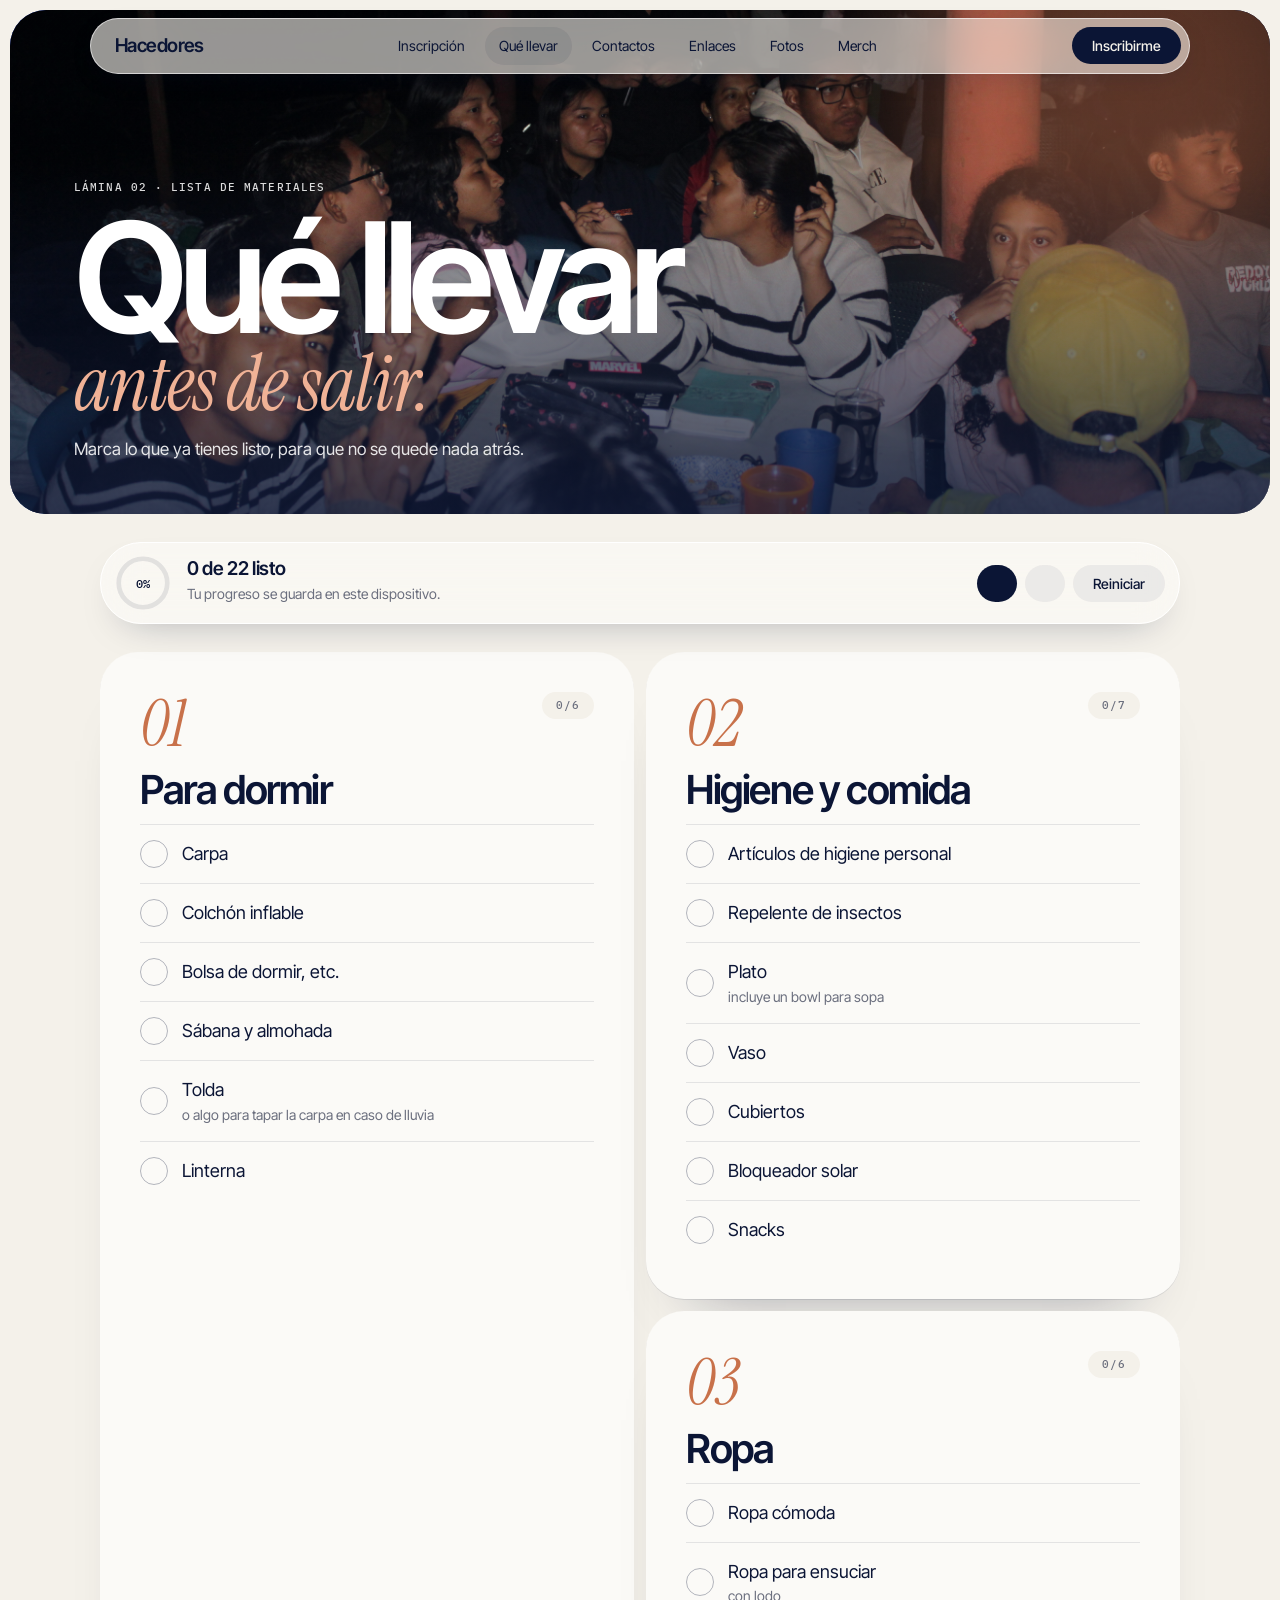
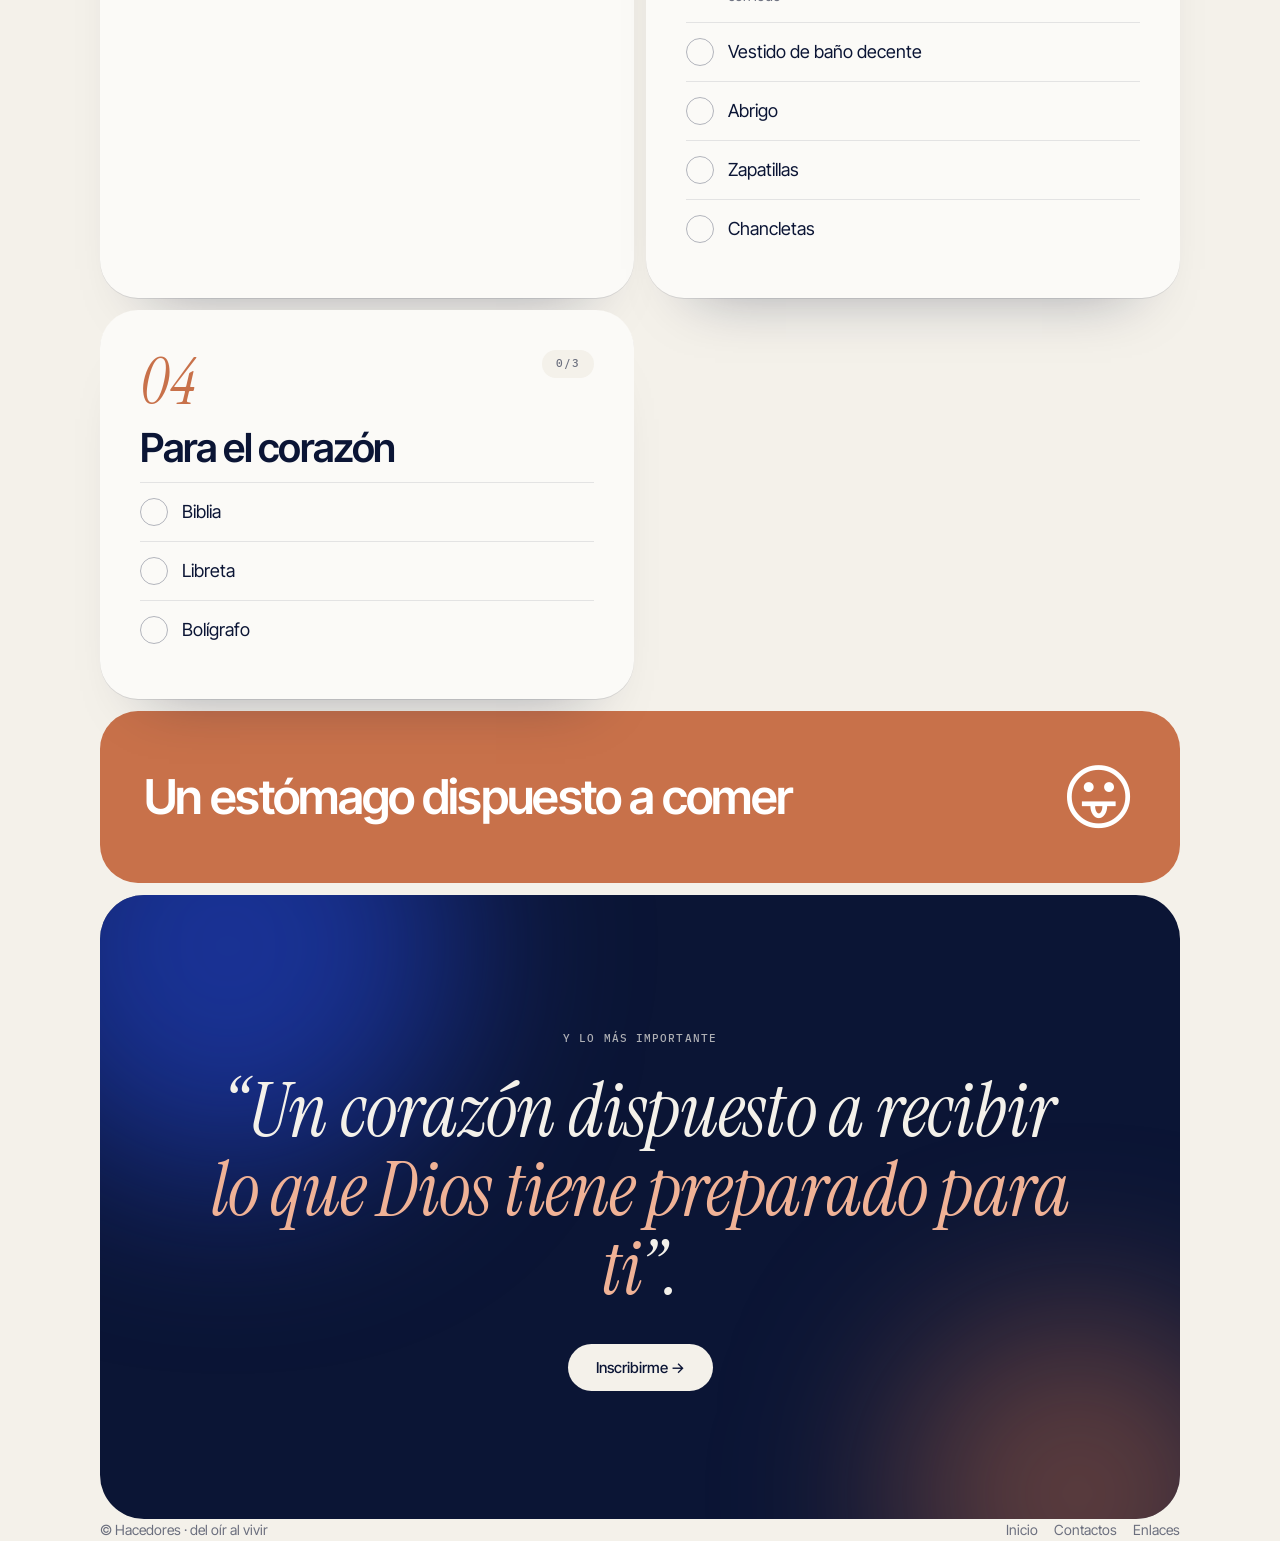
<file: public/llevar.html>
<!DOCTYPE html>
<html lang="es">
<head>
<meta charset="utf-8">
<meta name="viewport" content="width=device-width, initial-scale=1, viewport-fit=cover">
<title>Qué llevar · Hacedores</title>
<link rel="stylesheet" href="https://fonts.googleapis.com/css2?family=Inter+Tight:wght@400;500;600&family=Instrument+Serif:ital@0;1&family=IBM+Plex+Mono:wght@400;500&display=swap">
<style>
/* ==========================================================
   0. IMAGEN DEL BANNER (opcional): img/banner-llevar.jpg
   ========================================================== */
:root { --banner-img: url("img/banner-llevar.JPG"); }

/* ==========================================================
   1. BASE
   ========================================================== */
:root {
  --bone: #F4F1EA; --paper: #FBFAF7; --navy: #0B1535; --blue: #2347D6;
  --sand: #C8714A; --mut: #6b6f7e; --hair: rgba(11, 21, 53, .1);
  padding-top: env(safe-area-inset-top, 0px);
  padding-bottom: env(safe-area-inset-bottom, 0px);
}
* { box-sizing: border-box; }
[hidden] { display: none !important; }
html { scroll-behavior: smooth; }
body {
  margin: 0; background: var(--bone); color: var(--navy);
  font: 400 17px/1.55 "Inter Tight", system-ui, sans-serif; -webkit-font-smoothing: antialiased;
}
a { color: inherit; }
h1, h2, h3, p { margin: 0; }
em, .serif { font-family: "Instrument Serif", Georgia, serif; font-style: italic; font-weight: 400; letter-spacing: -.01em; }
.mono { font: 500 11px/1.4 "IBM Plex Mono", monospace; letter-spacing: .1em; text-transform: uppercase; }
.wrap { max-width: 1120px; margin: 0 auto; padding: 0 20px; }

/* ==========================================================
   2. BARRA (glass) Y BOTONES
   ========================================================== */
header {
  position: fixed; z-index: 30; top: calc(env(safe-area-inset-top, 0px) + 18px);
  left: 16px; right: 16px; max-width: 1100px; margin: 0 auto;
  display: flex; align-items: center; justify-content: space-between; gap: 12px;
  padding: 8px 8px 8px 24px; border-radius: 999px; background: rgba(244, 241, 234, .62);
  -webkit-backdrop-filter: blur(22px) saturate(1.6); backdrop-filter: blur(22px) saturate(1.6);
  border: 1px solid rgba(255, 255, 255, .6); box-shadow: 0 8px 30px -12px rgba(11, 21, 53, .25);
  transition: transform .5s cubic-bezier(.2, .7, .2, 1), opacity .3s;
}
header.hide { transform: translateY(calc(-100% - 40px)); opacity: 0; }
.brand { font-weight: 600; font-size: 19px; letter-spacing: -.03em; text-decoration: none; }
nav { display: flex; gap: 6px; }
nav a { font-size: 14px; text-decoration: none; padding: 8px 14px; border-radius: 999px; transition: background .25s; }
nav a:hover, nav a.on { background: rgba(11, 21, 53, .07); }
.burger { display: none; border: 0; background: rgba(11, 21, 53, .07); color: var(--navy); padding: 10px 18px; border-radius: 999px; cursor: pointer; }
.btn {
  display: inline-flex; align-items: center; justify-content: center; gap: 8px; padding: 14px 28px;
  border: 0; border-radius: 999px; background: var(--navy); color: var(--bone);
  font: 500 15px "Inter Tight", sans-serif; text-decoration: none; cursor: pointer; transition: transform .3s, box-shadow .3s;
}
.btn:hover { transform: translateY(-2px); box-shadow: 0 14px 28px -12px rgba(11, 21, 53, .5); }
.btn.ghost { background: rgba(11, 21, 53, .06); color: var(--navy); }
.btn.ghost:hover { box-shadow: none; background: rgba(11, 21, 53, .1); }
.btn.sm { padding: 10px 20px; font-size: 14px; }
.btn.light { background: var(--bone); color: var(--navy); }
@media (max-width: 860px) {
  .burger { display: block; } nav { display: none; } header > .btn { display: none; }
  .open nav { display: flex; flex-direction: column; position: absolute; top: calc(100% + 8px); left: 0; right: 0; padding: 14px; border-radius: 28px; background: rgba(251, 250, 247, .96); box-shadow: 0 20px 50px -20px rgba(11, 21, 53, .4); }
  .open nav a { font-size: 22px; padding: 12px 16px; }
}

/* ==========================================================
   3. BANNER
   ========================================================== */
.banner {
  position: relative; margin: 10px; min-height: clamp(360px, 56svh, 540px); border-radius: 36px; overflow: hidden; isolation: isolate; color: #fff;
  display: flex; flex-direction: column; justify-content: flex-end; padding: 120px clamp(24px, 5vw, 64px) clamp(28px, 4vw, 52px);
  background: linear-gradient(140deg, #2347D6, #0B1535);
}
.banner::before { content: ""; position: absolute; inset: 0; z-index: -3; background: var(--banner-img) center / cover; }
.banner::after { content: ""; position: absolute; inset: 0; z-index: -1; background: linear-gradient(to top, rgba(11, 21, 53, .78), rgba(11, 21, 53, .1) 70%); }
.banner .orb { position: absolute; z-index: -2; width: 36vw; height: 36vw; right: -8vw; top: -12vw; border-radius: 50%; filter: blur(80px); background: rgba(200, 113, 74, .5); }
.banner h1 { font-weight: 600; font-size: clamp(56px, 12vw, 170px); line-height: .88; letter-spacing: -.055em; }
.banner h1 em { display: block; color: #f0b296; font-size: .5em; letter-spacing: -.02em; margin-top: 6px; }
.banner p { max-width: 460px; margin-top: 18px; opacity: .88; }

/* ==========================================================
   4. BARRA DE PROGRESO Y ACCIONES
   ========================================================== */
.tools {
  position: sticky; z-index: 20; top: calc(env(safe-area-inset-top, 0px) + 84px);
  display: flex; align-items: center; gap: 16px; flex-wrap: wrap; margin: 28px auto 0; max-width: 1080px; padding: 12px 14px 12px 14px;
  border-radius: 999px; background: rgba(251, 250, 247, .72); border: 1px solid #fff; box-shadow: 0 16px 40px -24px rgba(11, 21, 53, .4);
  -webkit-backdrop-filter: blur(20px) saturate(1.5); backdrop-filter: blur(20px) saturate(1.5);
}
.ring { position: relative; width: 56px; height: 56px; flex: none; }
.ring svg { transform: rotate(-90deg); }
.ring circle { fill: none; stroke-width: 5; }
.ring .bg { stroke: rgba(11, 21, 53, .1); }
.ring .fg { stroke: var(--blue); stroke-linecap: round; stroke-dasharray: 163.4; stroke-dashoffset: 163.4; transition: stroke-dashoffset .6s cubic-bezier(.2, .7, .2, 1); }
.ring b { position: absolute; inset: 0; display: grid; place-items: center; font: 500 12px "IBM Plex Mono", monospace; }
.tools .txt { flex: 1; min-width: 150px; }
.tools .txt b { display: block; font-weight: 600; font-size: 19px; letter-spacing: -.02em; line-height: 1.1; }
.tools .txt span { color: var(--mut); font-size: 14px; }
.tools .acts { display: flex; gap: 8px; flex-wrap: wrap; }
@media (max-width: 640px) { .tools { border-radius: 32px; top: calc(env(safe-area-inset-top, 0px) + 78px); } .tools .acts { width: 100%; } .tools .acts .btn { flex: 1; } }

/* ==========================================================
   5. LISTA (grupos)
   ========================================================== */
.grid { display: grid; grid-template-columns: repeat(2, 1fr); gap: 12px; max-width: 1080px; margin: 28px auto 0; }
.grp { padding: clamp(24px, 3.5vw, 40px); border-radius: 38px; background: var(--paper); box-shadow: 0 1px 0 var(--hair), 0 40px 60px -48px rgba(11, 21, 53, .4); }
.grp:nth-child(1) { grid-row: span 2; }
.gh { display: flex; align-items: flex-start; justify-content: space-between; gap: 12px; margin-bottom: 14px; }
.gh .n { font: italic 400 64px/1 "Instrument Serif", serif; color: var(--sand); }
.gh .c { padding: 6px 14px; border-radius: 999px; background: var(--bone); color: var(--mut); }
.grp h2 { font-weight: 600; font-size: clamp(28px, 3.6vw, 40px); letter-spacing: -.035em; line-height: 1; margin-bottom: 14px; }
.it { display: flex; align-items: center; gap: 14px; padding: 15px 0; border-top: 1px solid var(--hair); cursor: pointer; font-size: 18px; }
.it input { position: absolute; opacity: 0; width: 0; }
.chk { flex: none; width: 28px; height: 28px; border-radius: 50%; border: 1.5px solid rgba(11, 21, 53, .3); display: grid; place-items: center; transition: .3s; }
.chk svg { width: 14px; height: 14px; stroke: #fff; stroke-width: 3; fill: none; stroke-dasharray: 20; stroke-dashoffset: 20; transition: stroke-dashoffset .35s .05s; }
.it input:checked ~ .chk { background: var(--blue); border-color: var(--blue); }
.it input:checked ~ .chk svg { stroke-dashoffset: 0; }
.it input:checked ~ .tx { color: var(--mut); text-decoration: line-through; text-decoration-color: rgba(11, 21, 53, .3); }
.it input:focus-visible ~ .chk { outline: 2px solid var(--blue); outline-offset: 3px; }
.it .tx small { display: block; color: var(--mut); font-size: 14px; }
@media (max-width: 820px) { .grid { grid-template-columns: 1fr; } .grp:nth-child(1) { grid-row: auto; } }

/* ==========================================================
   6. ESTÓMAGO Y CORAZÓN
   ========================================================== */
.tummy { max-width: 1080px; margin: 12px auto 0; padding: 30px clamp(24px, 4vw, 44px); border-radius: 38px; background: var(--sand); color: #fff; display: flex; align-items: center; justify-content: space-between; gap: 20px; flex-wrap: wrap; }
.tummy p { font-weight: 600; font-size: clamp(26px, 4vw, 48px); letter-spacing: -.035em; line-height: 1; }
.tummy .e { font-size: clamp(40px, 6vw, 72px); display: inline-block; animation: wig 3s ease-in-out infinite; }
@keyframes wig { 50% { transform: rotate(-12deg) scale(1.1); } }
.heart {
  position: relative; overflow: hidden; isolation: isolate; max-width: 1080px; margin: 12px auto 0; text-align: center; color: var(--bone); background: var(--navy);
  padding: clamp(56px, 10vw, 130px) clamp(24px, 6vw, 80px); border-radius: 44px;
}
.heart .orb { position: absolute; z-index: -1; border-radius: 50%; filter: blur(90px); }
.heart .a { width: 36vw; height: 36vw; left: -8vw; top: -14vw; background: rgba(35, 71, 214, .6); }
.heart .b { width: 28vw; height: 28vw; right: -6vw; bottom: -12vw; background: rgba(200, 113, 74, .45); }
.heart .mono { opacity: .7; }
.heart blockquote { margin: 22px auto 0; max-width: 860px; font-size: clamp(32px, 6vw, 76px); line-height: 1.04; }
.heart blockquote em { color: #f0b296; }
.heart .acts { margin-top: 36px; display: flex; justify-content: center; }
footer { display: flex; flex-wrap: wrap; justify-content: space-between; gap: 14px; padding: 36px 20px 44px; color: var(--mut); font-size: 14px; }
footer a { text-decoration: none; margin-left: 16px; }

/* ==========================================================
   7. ANIMACIÓN E IMPRESIÓN
   ========================================================== */
.js .rv { opacity: 0; transform: translateY(26px); filter: blur(8px); transition: opacity .8s, transform .8s cubic-bezier(.2, .7, .2, 1), filter .8s; }
.js .rv.in { opacity: 1; transform: none; filter: none; }
@media (prefers-reduced-motion: reduce) {
  * { animation: none !important; transition: none !important; scroll-behavior: auto !important; }
  .js .rv { opacity: 1; transform: none; filter: none; }
}
@media print {
  header, .banner, .tools, .heart .acts, footer { display: none !important; }
  body { background: #fff; }
  .grid { grid-template-columns: 1fr 1fr; margin-top: 0; }
  .grp { box-shadow: none; border: 1px solid #ccc; break-inside: avoid; }
  .chk { border-color: #333; } .it input:checked ~ .chk { background: #fff; } .it input:checked ~ .chk svg { stroke: #000; }
  .tummy, .heart { background: #fff; color: #000; border: 1px solid #ccc; } .heart .orb { display: none; }
}
</style>
</head>
<body>

<header id="hd">
  <a class="brand" href="index.html">Hacedores</a>
  <nav>
    <a href="inscripcion.html">Inscripción</a><a href="llevar.html" class="on">Qué llevar</a><a href="contactos.html">Contactos</a><a href="enlaces.html">Enlaces</a><a href="fotos.html">Fotos</a><a href="merch.html">Merch</a>
  </nav>
  <a class="btn sm" href="inscripcion.html">Inscribirme</a>
  <button class="burger mono" id="bg" aria-label="Menú">Menú</button>
</header>

<main>
<div class="banner">
  <div class="orb"></div>
  <span class="mono" style="opacity:.85;margin-bottom:14px">Lámina 02 · Lista de materiales</span>
  <h1>Qué llevar<em>antes de salir.</em></h1>
  <p>Marca lo que ya tienes listo, para que no se quede nada atrás.</p>
</div>

<div class="wrap">
  <!-- progreso y acciones -->
  <div class="tools rv">
    <div class="ring"><svg width="56" height="56" viewBox="0 0 60 60"><circle class="bg" cx="30" cy="30" r="26"/><circle class="fg" id="fg" cx="30" cy="30" r="26"/></svg><b id="pc">0%</b></div>
    <div class="txt"><b id="cnt">0 de 0 listo</b><span id="msg">Tu progreso se guarda en este dispositivo.</span></div>
    <div class="acts">
      <button class="btn sm" id="wa"></button>
      <button class="btn sm ghost" id="pr"></button>
      <button class="btn sm ghost" id="rs">Reiniciar</button>
    </div>
  </div>

  <!-- grupos (se generan desde el script) -->
  <div class="grid" id="grid"></div>

  <div class="tummy rv"><p>Un estómago dispuesto a comer</p><span class="e" aria-hidden="true">😛</span></div>

  <div class="heart rv">
    <div class="orb a"></div><div class="orb b"></div>
    <span class="mono">Y lo más importante</span>
    <blockquote class="serif">“Un corazón dispuesto a recibir <em>lo que Dios tiene preparado para ti</em>”.</blockquote>
    <div class="acts"><a class="btn light" href="inscripcion.html">Inscribirme →</a></div>
  </div>
</div>
</main>

<footer class="wrap">
  <span>© Hacedores · del oír al vivir</span>
  <span><a href="index.html">Inicio</a><a href="contactos.html">Contactos</a><a href="enlaces.html">Enlaces</a></span>
</footer>

<script>
document.documentElement.classList.add("js");
const $=s=>document.querySelector(s),$$=s=>[...document.querySelectorAll(s)];

/* ===== La lista: edita aquí ===== */
const L=[
 {t:"Para dormir",i:["Carpa","Colchón inflable","Bolsa de dormir, etc.","Sábana y almohada","Tolda|o algo para tapar la carpa en caso de lluvia","Linterna"]},
 {t:"Higiene y comida",i:["Artículos de higiene personal","Repelente de insectos","Plato|incluye un bowl para sopa","Vaso","Cubiertos","Bloqueador solar","Snacks"]},
 {t:"Ropa",i:["Ropa cómoda","Ropa para ensuciar|con lodo","Vestido de baño decente","Abrigo","Zapatillas","Chancletas"]},
 {t:"Para el corazón",i:["Biblia","Libreta","Bolígrafo"]}
];

/* ===== Barra ===== */
const hd=$("#hd");let ly=scrollY;
$("#bg").onclick=()=>{hd.classList.toggle("open");hd.classList.remove("hide")};
addEventListener("scroll",()=>{const y=scrollY;if(hd.classList.contains("open"))return;
 if(y>ly+6&&y>80)hd.classList.add("hide");else if(y<ly-6||y<40)hd.classList.remove("hide");ly=y},{passive:true});

/* ===== Estado guardado ===== */
let sv={};try{sv=JSON.parse(localStorage.getItem("hz-llevar2")||"{}")}catch(e){}
const save=()=>{try{localStorage.setItem("hz-llevar2",JSON.stringify(sv))}catch(e){}};
const tick='<svg viewBox="0 0 16 16"><path d="M3 8.5l3.2 3.2L13 4.5"/></svg>';
const name=s=>s.split("|")[0];

/* ===== Dibujar grupos ===== */
$("#grid").innerHTML=L.map((g,gi)=>`<section class="grp rv">
 <div class="gh"><span class="n">0${gi+1}</span><span class="c mono" data-c="${gi}"></span></div>
 <h2>${g.t}</h2>
 ${g.i.map((x,ii)=>{const[a,b]=x.split("|");return`<label class="it"><input type="checkbox" data-k="${gi}-${ii}"${sv[gi+"-"+ii]?" checked":""}><span class="chk">${tick}</span><span class="tx">${a}${b?`<small>${b}</small>`:""}</span></label>`}).join("")}
</section>`).join("");

/* ===== Progreso ===== */
const total=$$("#grid input").length;
function upd(){
 const done=$$("#grid input:checked").length,p=Math.round(done/total*100);
 $("#cnt").textContent=`${done} de ${total} listo`;
 $("#pc").textContent=p+"%";
 $("#fg").style.strokeDashoffset=163.4*(1-done/total);
 $("#msg").textContent=done===total?"¡Todo listo! Solo falta llegar.":done?"Vas bien, sigue así.":"Tu progreso se guarda en este dispositivo.";
 L.forEach((g,gi)=>{const c=$(`[data-c="${gi}"]`);c.textContent=`${$$(`#grid input[data-k^="${gi}-"]:checked`).length}/${g.i.length}`});
}
$("#grid").addEventListener("change",e=>{sv[e.target.dataset.k]=e.target.checked;save();upd()});
upd();

/* ===== Acciones ===== */
$("#rs").onclick=()=>{if(!confirm("¿Borrar todas las marcas?"))return;sv={};save();$$("#grid input").forEach(i=>i.checked=false);upd()};


/* ===== Aparecer al hacer scroll ===== */
const io=new IntersectionObserver(es=>es.forEach(e=>{if(e.isIntersecting){e.target.classList.add("in");io.unobserve(e.target)}}),{threshold:.1});
$$(".rv").forEach(e=>io.observe(e));
</script>
</body>
</html>
</file>
